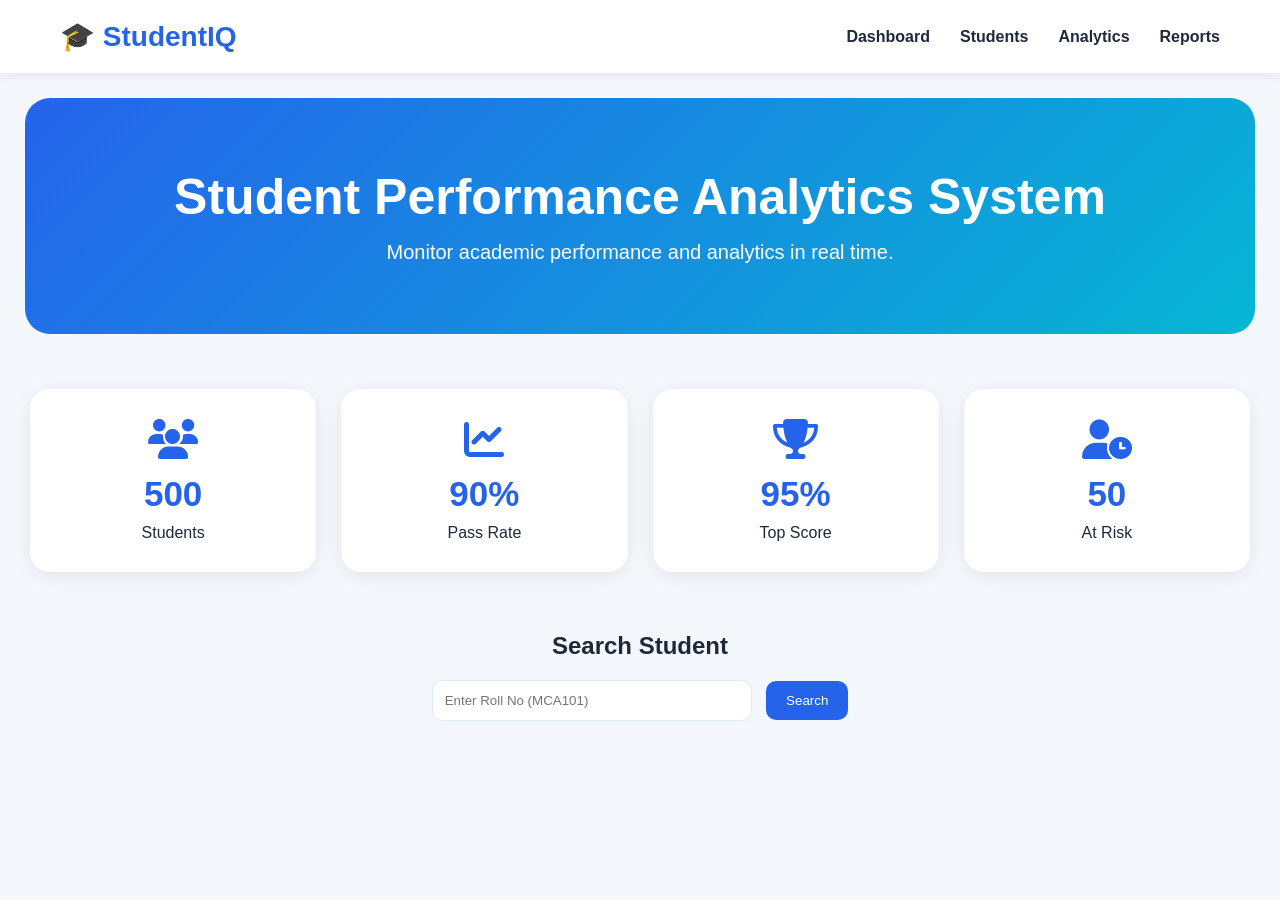
<file: index.html>
<!DOCTYPE html>
<html lang="en">

<head>

<meta charset="UTF-8">
<meta name="viewport" content="width=device-width, initial-scale=1.0">

<title>StudentIQ Analytics</title>

<link rel="stylesheet" href="style.css">

<link rel="stylesheet"
href="https://cdnjs.cloudflare.com/ajax/libs/font-awesome/6.5.1/css/all.min.css">

</head>

<body>

<nav>

<div class="logo">
🎓 StudentIQ
</div>

<ul>

<li><a href="index.html">Dashboard</a></li>

<li><a href="students.html">Students</a></li>

<li><a href="analytics.html">Analytics</a></li>

<li><a href="reports.html">Reports</a></li>

</ul>

</nav>

<section class="hero">

<h1>
Student Performance Analytics System
</h1>

<p>
Monitor academic performance and analytics
in real time.
</p>

</section>

<section class="stats">

<div class="card">

<i class="fas fa-users"></i>

<h2>500</h2>

<p>Students</p>

</div>

<div class="card">

<i class="fas fa-chart-line"></i>

<h2>90%</h2>

<p>Pass Rate</p>

</div>

<div class="card">

<i class="fas fa-trophy"></i>

<h2>95%</h2>

<p>Top Score</p>

</div>

<div class="card">

<i class="fas fa-user-clock"></i>

<h2>50</h2>

<p>At Risk</p>

</div>

</section>

<section class="search">

<h2>Search Student</h2>

<input
type="text"
id="rollNo"
placeholder="Enter Roll No (MCA101)"
>

<button onclick="checkResult()">
Search
</button>

</section>

<section
class="student-card"
id="resultCard"
style="display:none;">

<h2 id="studentName"></h2>

<p id="studentRoll"></p>

<p id="studentStatus"></p>

<div class="progress">

<div
class="progress-fill"
id="progressBar">

</div>

</div>

</section>

<script src="script.js"></script>

</body>

</html>
</file>
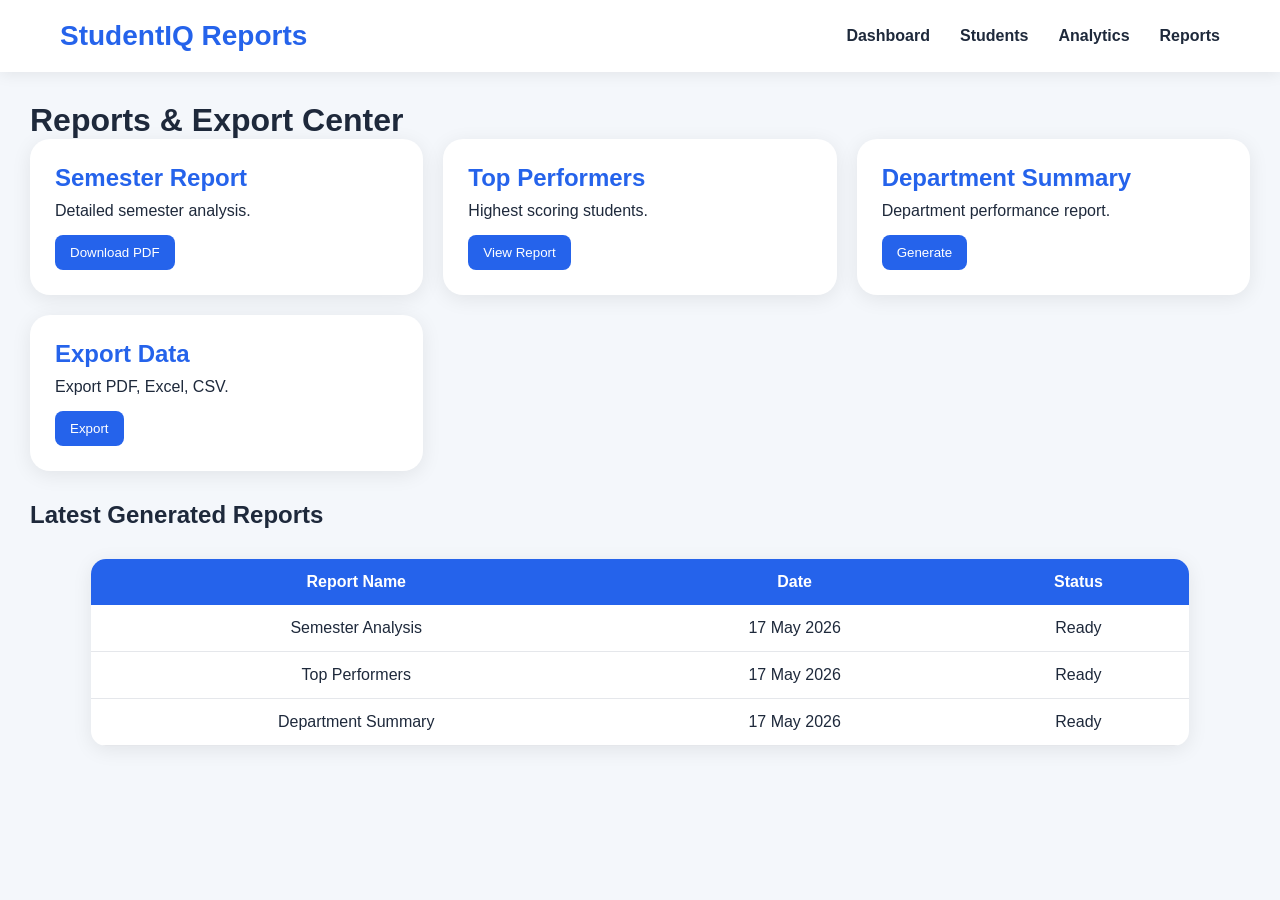
<file: reports.html>
<!DOCTYPE html>
<html>
<head>

<title>Reports Center</title>

<link rel="stylesheet" href="style.css">

</head>

<body>

<nav>
<div class="logo">StudentIQ Reports</div>

<ul>
<li><a href="index.html">Dashboard</a></li>
<li><a href="students.html">Students</a></li>
<li><a href="analytics.html">Analytics</a></li>
<li><a href="reports.html">Reports</a></li>
</ul>

</nav>

<div class="reports-container">

<h1>Reports & Export Center</h1>

<div class="report-grid">

<div class="report-card">
<h2>Semester Report</h2>
<p>Detailed semester analysis.</p>
<button>Download PDF</button>
</div>

<div class="report-card">
<h2>Top Performers</h2>
<p>Highest scoring students.</p>
<button>View Report</button>
</div>

<div class="report-card">
<h2>Department Summary</h2>
<p>Department performance report.</p>
<button>Generate</button>
</div>

<div class="report-card">
<h2>Export Data</h2>
<p>Export PDF, Excel, CSV.</p>
<button>Export</button>
</div>

</div>

<div class="summary-table">

<h2>Latest Generated Reports</h2>

<table>

<tr>
<th>Report Name</th>
<th>Date</th>
<th>Status</th>
</tr>

<tr>
<td>Semester Analysis</td>
<td>17 May 2026</td>
<td>Ready</td>
</tr>

<tr>
<td>Top Performers</td>
<td>17 May 2026</td>
<td>Ready</td>
</tr>

<tr>
<td>Department Summary</td>
<td>17 May 2026</td>
<td>Ready</td>
</tr>

</table>

</div>

</div>

</body>
</html>
</file>
<file: style.css>
*{
    margin:0;
    padding:0;
    box-sizing:border-box;
    font-family:'Segoe UI',sans-serif;
}

body{
    background:#f4f7fb;
    color:#1e293b;
}

/* NAVBAR */

nav{
    display:flex;
    justify-content:space-between;
    align-items:center;
    padding:20px 60px;
    background:white;
    box-shadow:0 2px 15px rgba(0,0,0,0.08);
    position:sticky;
    top:0;
    z-index:100;
}

.logo{
    font-size:28px;
    font-weight:bold;
    color:#2563eb;
}

nav ul{
    display:flex;
    list-style:none;
    gap:30px;
}

nav a{
    color:#1e293b;
    text-decoration:none;
    font-weight:600;
    transition:.3s;
}

nav a:hover{
    color:#2563eb;
}

/* HERO */

.hero{
    margin:25px;
    padding:70px 30px;
    text-align:center;
    border-radius:25px;
    background:linear-gradient(135deg,#2563eb,#06b6d4);
    color:white;
}

.hero h1{
    font-size:50px;
    margin-bottom:15px;
}

.hero p{
    font-size:20px;
}

/* DASHBOARD CARDS */

.stats{
    display:grid;
    grid-template-columns:repeat(auto-fit,minmax(220px,1fr));
    gap:25px;
    padding:30px;
}

.card{
    background:white;
    padding:30px;
    border-radius:20px;
    text-align:center;
    box-shadow:0 4px 20px rgba(0,0,0,0.08);
    transition:0.3s;
}

.card:hover{
    transform:translateY(-8px);
}

.card i{
    font-size:40px;
    color:#2563eb;
    margin-bottom:15px;
}

.card h2{
    font-size:35px;
    margin-bottom:10px;
    color:#2563eb;
}

/* SEARCH */

.search{
    text-align:center;
    padding:30px;
}

.search h2{
    margin-bottom:20px;
}

.search input{
    width:320px;
    padding:12px;
    border:1px solid #dbeafe;
    border-radius:10px;
}

.search button{
    padding:12px 20px;
    border:none;
    background:#2563eb;
    color:white;
    border-radius:10px;
    cursor:pointer;
    margin-left:10px;
}

.search button:hover{
    background:#1d4ed8;
}

/* STUDENT RESULT CARD */

.student-card{
    width:550px;
    margin:30px auto;
    background:white;
    padding:30px;
    border-radius:20px;
    box-shadow:0 4px 20px rgba(0,0,0,0.08);
    text-align:center;
}

.progress{
    height:25px;
    background:#e2e8f0;
    border-radius:20px;
    overflow:hidden;
    margin-top:20px;
}

.progress-fill{
    height:100%;
    width:0%;
    background:linear-gradient(90deg,#22c55e,#16a34a);
    color:white;
    font-weight:bold;
    line-height:25px;
}

/* TABLES */

table{
    width:90%;
    margin:30px auto;
    border-collapse:collapse;
    background:white;
    border-radius:15px;
    overflow:hidden;
    box-shadow:0 4px 20px rgba(0,0,0,0.08);
}

th{
    background:#2563eb;
    color:white;
    padding:14px;
}

td{
    padding:14px;
    border-bottom:1px solid #e5e7eb;
    text-align:center;
}

/* ANALYTICS */

.analytics-container,
.reports-container{
    padding:30px;
}

.analytics-cards{
    display:grid;
    grid-template-columns:repeat(auto-fit,minmax(250px,1fr));
    gap:20px;
    margin-bottom:25px;
}

.analytics-card{
    background:white;
    padding:25px;
    border-radius:20px;
    text-align:center;
    box-shadow:0 4px 20px rgba(0,0,0,0.08);
}

.analytics-card h2{
    color:#2563eb;
    font-size:34px;
}

.chart-grid{
    display:grid;
    grid-template-columns:1fr 1fr;
    gap:20px;
}

.chart-card{
    background:white;
    padding:25px;
    border-radius:20px;
    box-shadow:0 4px 20px rgba(0,0,0,0.08);
}

.large-chart{
    margin-top:20px;
}

canvas{
    max-height:220px;
}

/* REPORTS */

.report-grid{
    display:grid;
    grid-template-columns:repeat(auto-fit,minmax(300px,1fr));
    gap:20px;
}

.report-card{
    background:white;
    padding:25px;
    border-radius:20px;
    box-shadow:0 4px 20px rgba(0,0,0,0.08);
    transition:0.3s;
}

.report-card:hover{
    transform:translateY(-5px);
}

.report-card h2{
    margin-bottom:10px;
    color:#2563eb;
}

.report-card button{
    margin-top:15px;
    padding:10px 15px;
    border:none;
    border-radius:8px;
    background:#2563eb;
    color:white;
    cursor:pointer;
}

.report-card button:hover{
    background:#1d4ed8;
}

.summary-table{
    margin-top:30px;
}

/* FOOTER */

.footer{
    margin-top:40px;
    background:white;
    text-align:center;
    padding:20px;
    box-shadow:0 -2px 10px rgba(0,0,0,0.08);
}

/* MOBILE */

@media(max-width:768px){

    nav{
        flex-direction:column;
        gap:15px;
    }

    .chart-grid{
        grid-template-columns:1fr;
    }

    .student-card{
        width:95%;
    }

    .hero h1{
        font-size:35px;
    }

    .search input{
        width:90%;
        margin-bottom:10px;
    }
}
</file>
